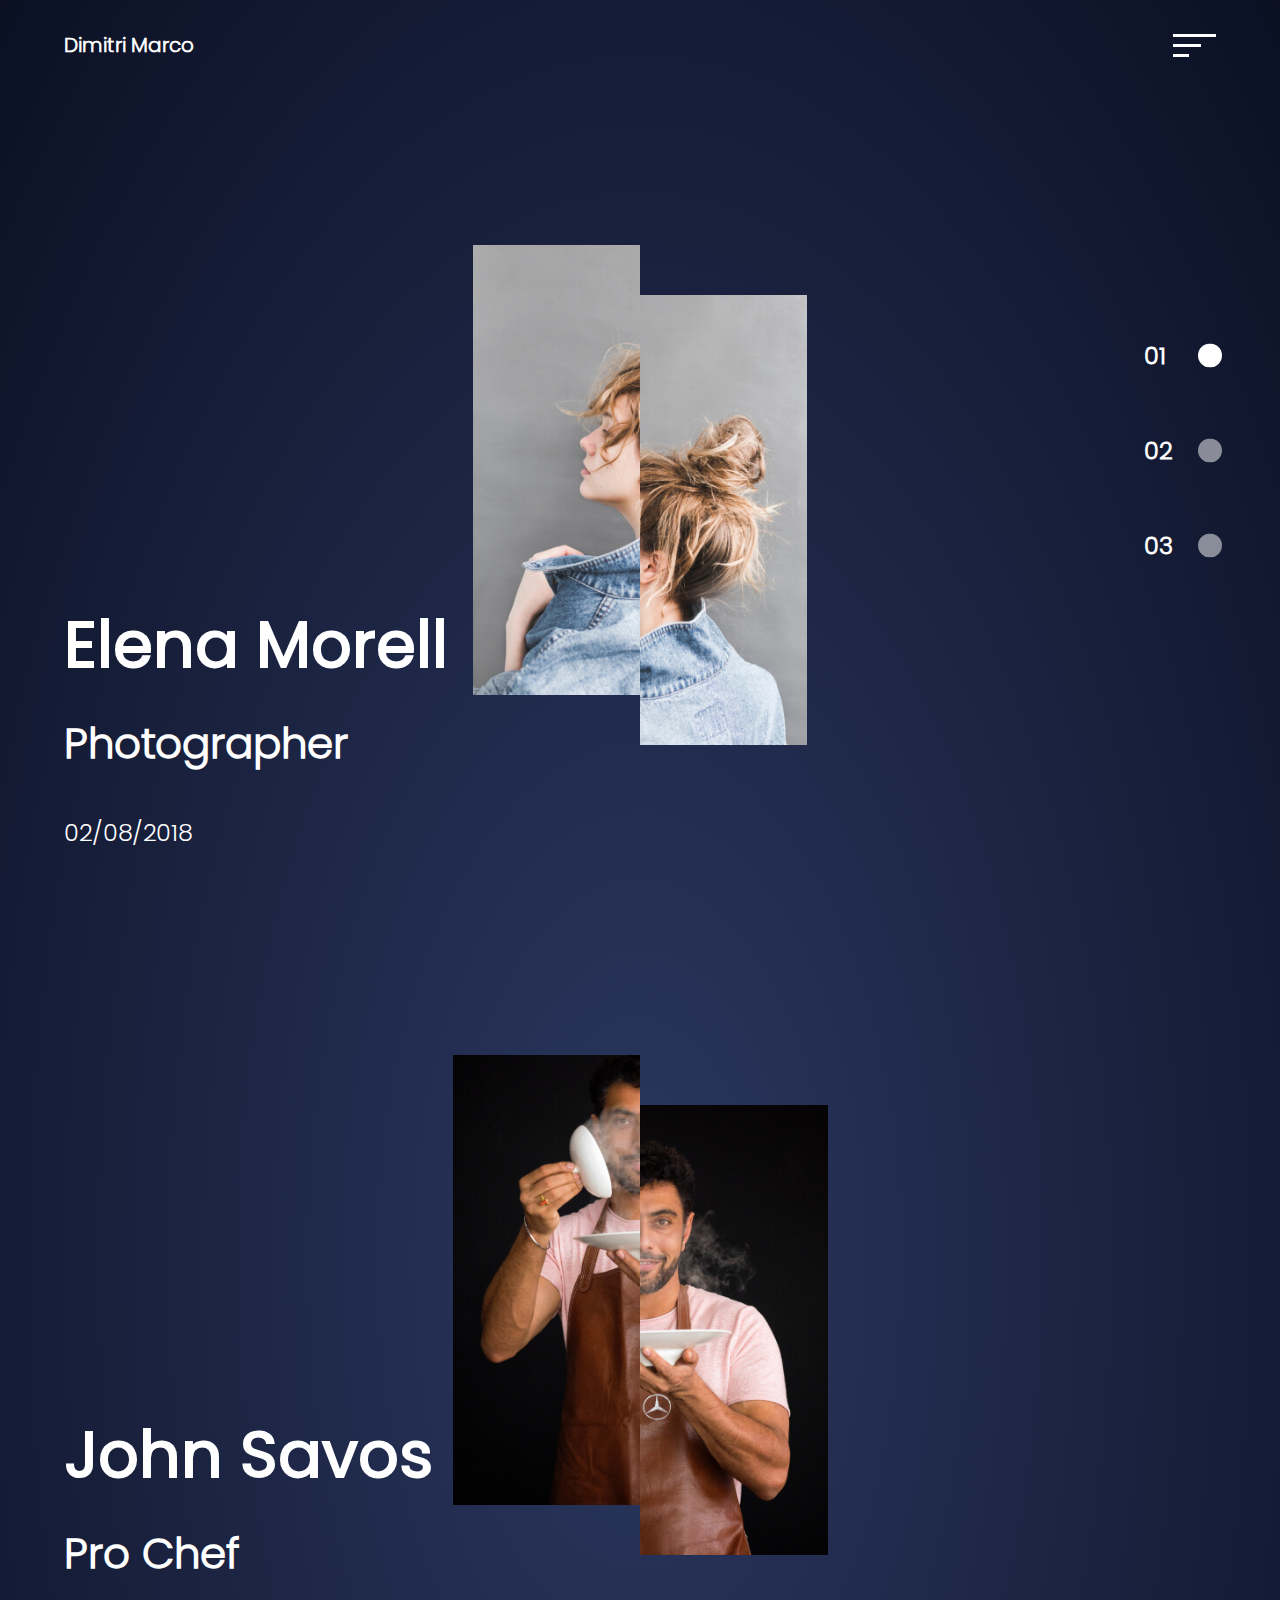
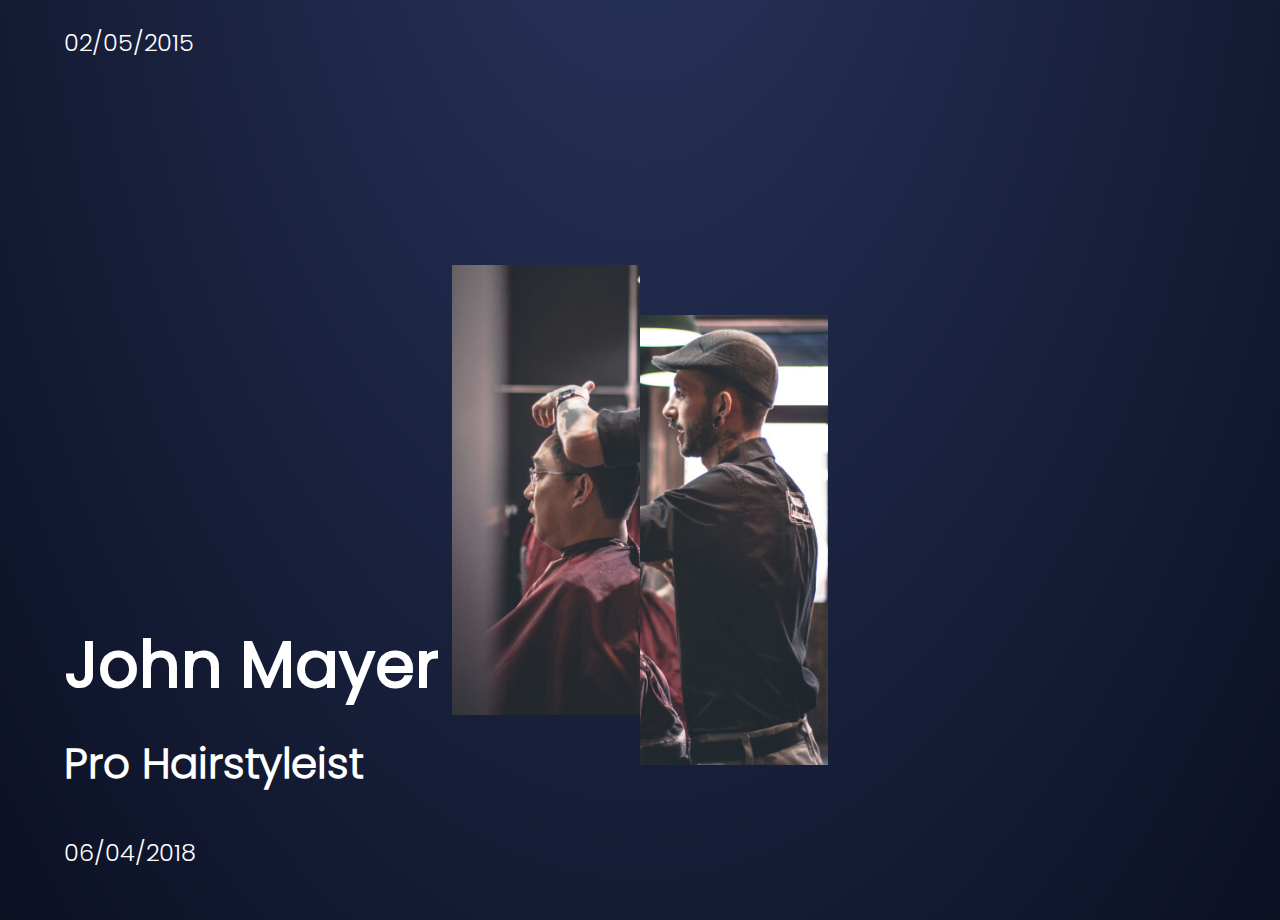
<file: index.html>
<!DOCTYPE html>
<html lang="en">
<head>
    <meta charset="UTF-8">
    <meta http-equiv="X-UA-Compatible" content="IE=edge">
    <meta name="viewport" content="width=device-width, initial-scale=1.0">
    <title>Dimitri Marco</title>
    <link rel="stylesheet" href="style.css">
</head>
<body>
    <div class="portofolio">
        <header>
            <nav>
                <h3 class="logo">Dimitri Marco</h3>
                <img src="./img/hamburger.svg" alt="burger">
            </nav>
            <main>
                <section class="page photographer">
                    <div class="details">
                        <h1>Elena Morell</h1>
                        <h2>Photographer</h2>
                        <p>02/08/2018</p>
                    </div>
                    <div class="hero">
                        <img class="model-left" src="./img/model-left.jpg" alt="model left">
                        <img class="model-right" src="./img/model-right.jpg" alt="model right">
                    </div>
                </section>
                <section class="page chef">
                    <div class="details">
                        <h1>John Savos</h1>
                        <h2>Pro Chef</h2>
                        <p>02/05/2015</p>
                    </div>
                    <div class="hero">
                        <img class="model-left" src="./img/chef-left.jpg" alt="chef left">
                        <img class="model-right" src="./img/chef-right.jpg" alt="chef right">
                    </div>
                </section>
                <section class="page hairstyle">
                    <div class="details">
                        <h1>John Mayer</h1>
                        <h2>Pro Hairstyleist</h2>
                        <p>06/04/2018</p>
                    </div>
                    <div class="hero">
                        <img class="model-left" src="./img/hair-left.jpg" alt="hair left">
                        <img class="model-right" src="./img/hair-right.jpg" alt="hair right">
                    </div>
                </section>
                <div class="pages">
                    <div class="page-1">
                        <h3>01</h3>
                        <svg class="slide active" width="12" height="12" viewBox="0 0 12 12" fill="none" xmlns="http://www.w3.org/2000/svg">
                            <circle cx="6" cy="6" r="6" fill="white"/>
                            </svg>
                    </div>
                    <div class="page-2">
                        <h3>02</h3>
                        <svg class="slide" width="12" height="12" viewBox="0 0 12 12" fill="none" xmlns="http://www.w3.org/2000/svg">
                            <circle cx="6" cy="6" r="6" fill="white"/>
                            </svg>
                    </div>
                    <div class="page-3">
                        <h3>03</h3>
                        <svg class="slide" width="12" height="12" viewBox="0 0 12 12" fill="none" xmlns="http://www.w3.org/2000/svg">
                            <circle cx="6" cy="6" r="6" fill="white"/>
                            </svg>
                    </div>
                </div>
            </main>
        </header>
    </div>
</body>
</html>
</file>
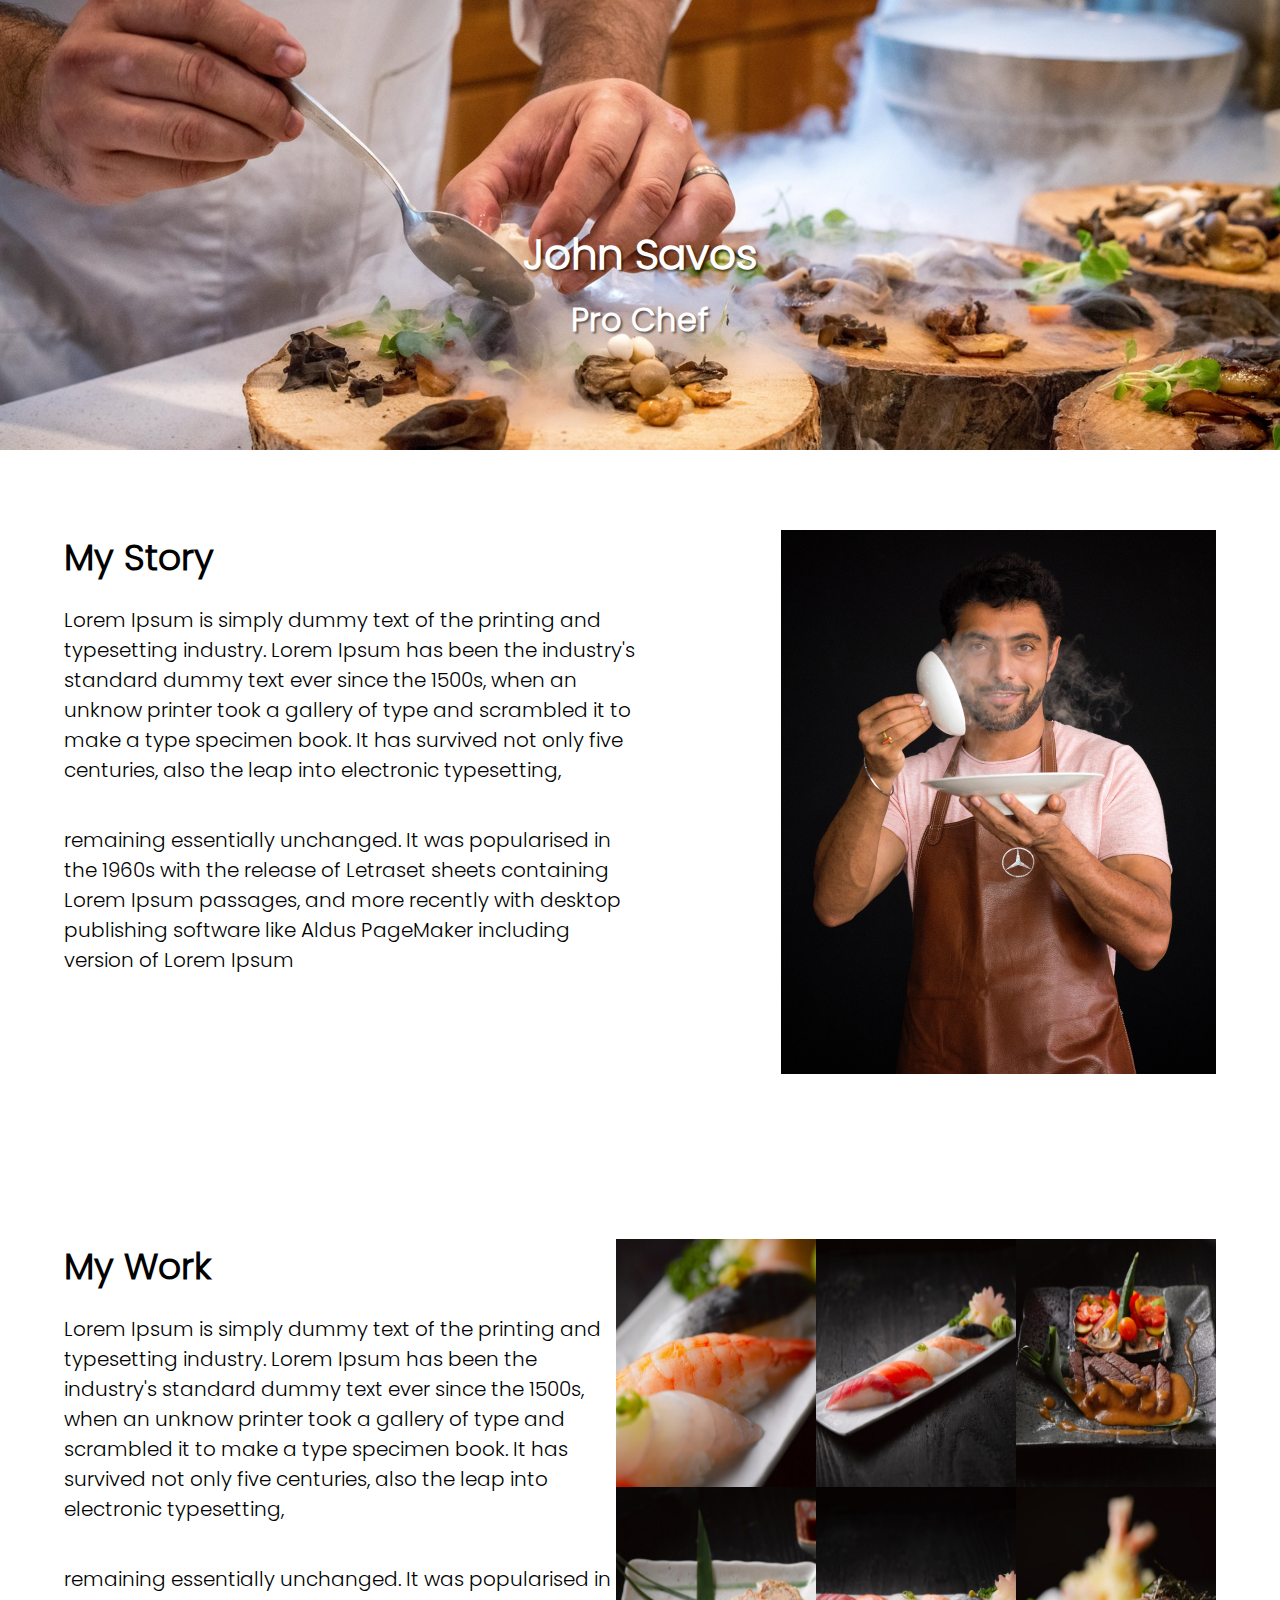
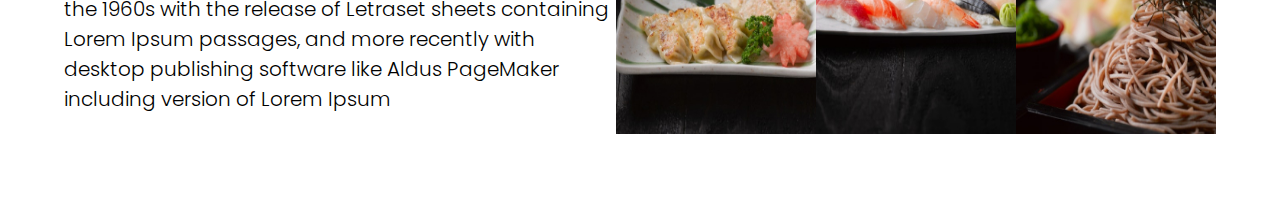
<file: chef.html>
<!DOCTYPE html>
<html lang="en">
<head>
    <meta charset="UTF-8">
    <meta http-equiv="X-UA-Compatible" content="IE=edge">
    <meta name="viewport" content="width=device-width, initial-scale=1.0">
    <link rel="stylesheet" href="style.css">
    <title>John Savos</title>
</head>
<body>
    <main>
        <div class="wrapper">
            <img src="./img/chef-bg.jpg" alt="chef">
            <div class="author2">
                <h1>John Savos</h1>
                <h3>Pro Chef</h3>
            </div>
        </div>
        <div class="wrapper-story">
            <div class="wrapper-story-description">
                <h3>My Story</h3>
                <p>Lorem Ipsum is simply dummy text of the printing and typesetting
                    industry. Lorem Ipsum has been the industry's standard dummy text 
                    ever since the 1500s, when an unknow printer took a gallery of type 
                    and scrambled it to make a type specimen book. It has survived not 
                    only five centuries, also the leap into electronic typesetting,
                </p>
                <p>
                    remaining essentially unchanged. It was popularised in the 1960s
                    with the release of Letraset sheets containing Lorem Ipsum passages,
                    and more recently with desktop publishing software like Aldus
                    PageMaker including version of Lorem Ipsum
                </p>
            </div>
            <div class="profile2">
            <img src="./img/chef-profile.jpg" alt="profile">
            </div>
        </div>
        <div class="wrapper-work">
            <div class="wrapper-work-description">
                <h3>My Work</h3>
                <p>Lorem Ipsum is simply dummy text of the printing and typesetting
                    industry. Lorem Ipsum has been the industry's standard dummy text 
                    ever since the 1500s, when an unknow printer took a gallery of type 
                    and scrambled it to make a type specimen book. It has survived not 
                    only five centuries, also the leap into electronic typesetting,
                </p>
                <p>
                    remaining essentially unchanged. It was popularised in the 1960s
                    with the release of Letraset sheets containing Lorem Ipsum passages,
                    and more recently with desktop publishing software like Aldus
                    PageMaker including version of Lorem Ipsum
                </p>
            </div>
            <div class="wrapper-gallery">
                <img src="./img/chef-gallery-1.jpg" alt="1">
                <img src="./img/chef-gallery-2.jpg" alt="2">
                <img src="./img/chef-gallery-3.jpg" alt="3">
                <img src="./img/chef-gallery-4.jpg" alt="4">
                <img src="./img/chef-gallery-5.jpg" alt="5">
                <img src="./img/chef-gallery-6.jpg" alt="6">
            </div>
        </div>
    </main>
</body>
</html>
</file>
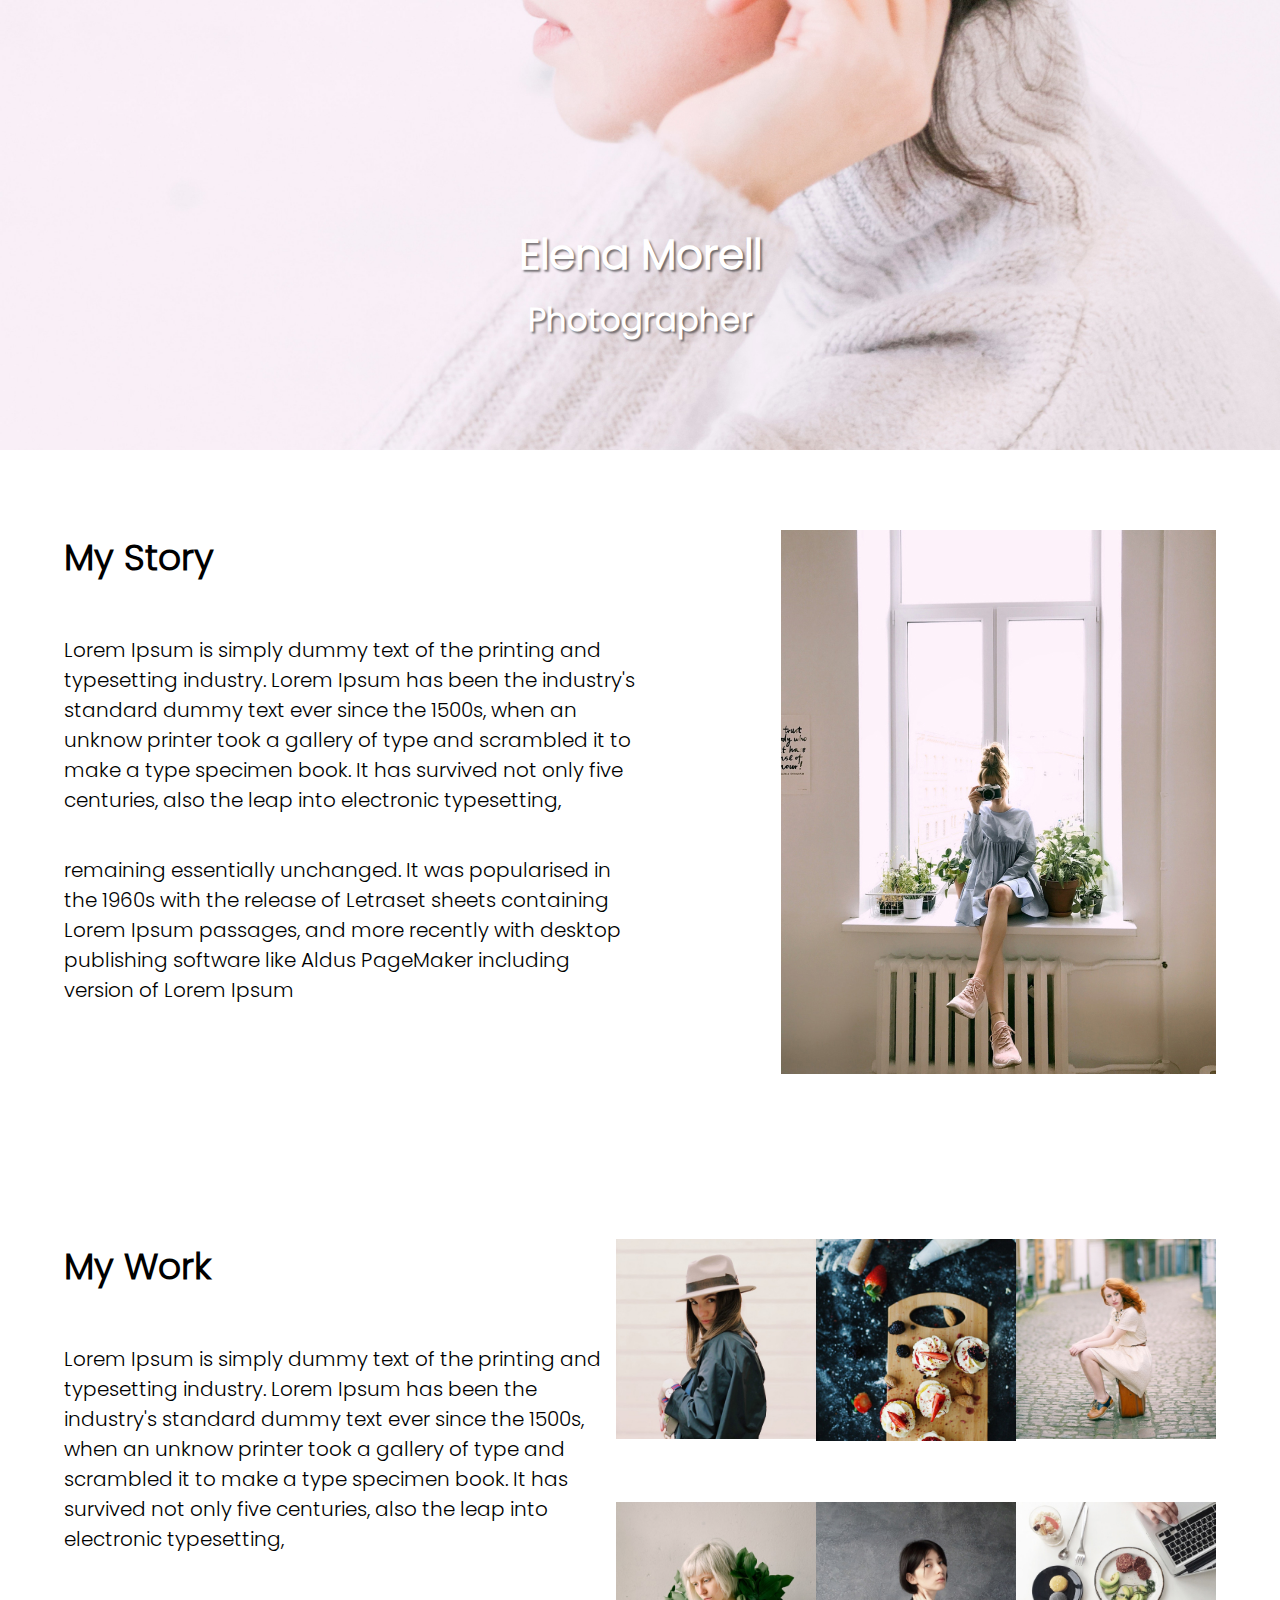
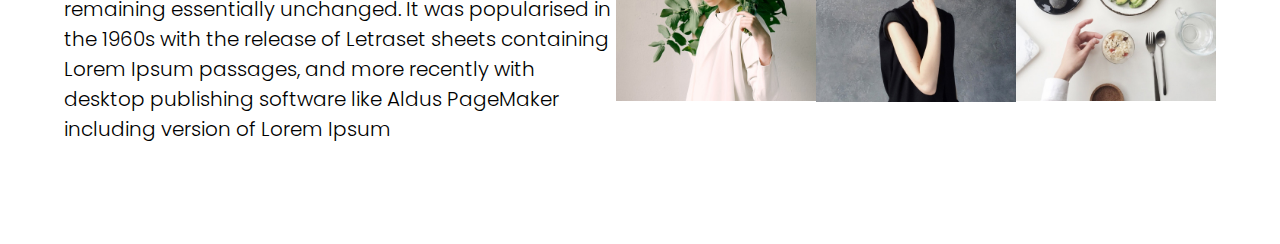
<file: photo.html>
<!DOCTYPE html>
<html lang="en">
<head>
    <meta charset="UTF-8">
    <meta http-equiv="X-UA-Compatible" content="IE=edge">
    <meta name="viewport" content="width=device-width, initial-scale=1.0">
    <link rel="stylesheet" href="style.css">
    <title>Elena Morell</title>
</head>
<body>
    <main>
        <div class="banner">
            <img src="./img/photo-bg.jpg" alt="photo">
            <div class="author">
                <h1>Elena Morell</h1>
                <h3>Photographer</h3>
            </div>
        </div>
        <div class="story">
            <div class="story-description">
                <h3>My Story</h3>
                <p>Lorem Ipsum is simply dummy text of the printing and typesetting
                    industry. Lorem Ipsum has been the industry's standard dummy text 
                    ever since the 1500s, when an unknow printer took a gallery of type 
                    and scrambled it to make a type specimen book. It has survived not 
                    only five centuries, also the leap into electronic typesetting,
                </p>
                <p>
                    remaining essentially unchanged. It was popularised in the 1960s
                    with the release of Letraset sheets containing Lorem Ipsum passages,
                    and more recently with desktop publishing software like Aldus
                    PageMaker including version of Lorem Ipsum
                </p>
            </div>
            <div class="profile">
                <img src="./img/photo-profile.jpg" alt="photo-profile">
            </div>
        </div>
        <div class="my-work">
            <div class="work-description">
                <h3>My Work</h3>
                <p>Lorem Ipsum is simply dummy text of the printing and typesetting
                    industry. Lorem Ipsum has been the industry's standard dummy text 
                    ever since the 1500s, when an unknow printer took a gallery of type 
                    and scrambled it to make a type specimen book. It has survived not 
                    only five centuries, also the leap into electronic typesetting,
                </p>
                <p>
                    remaining essentially unchanged. It was popularised in the 1960s
                    with the release of Letraset sheets containing Lorem Ipsum passages,
                    and more recently with desktop publishing software like Aldus
                    PageMaker including version of Lorem Ipsum
                </p>
            </div>
            <div class="work-gallery">
                <img src="./img/photo-gallery-1.jpg" alt="1">
                <img src="./img/photo-gallery-2.jpg" alt="2">
                <img src="./img/photo-gallery-3.jpg" alt="3">
                <img src="./img/photo-gallery-4.jpg" alt="4">
                <img src="./img/photo-gallery-5.jpg" alt="5">
                <img src="./img/photo-gallery-6.jpg" alt="6">
            </div>
        </div>
    </main>
</body>
</html>
</file>
<file: style.css>
*{
    margin: 0;
    padding: 0;
    box-sizing:border-box;
}

@font-face{
    font-family: PopLight;
    src: url('./Fonts/Poppins-Light.ttf');
}
@font-face{
    font-family: PopRegular;
    src: url('./Fonts/Poppins-Regular.ttf');
}
html{
    font-size: 62.5%;
}

body{
    font-family: PopLight;
}
.portofolio{
    color: white;
    background: radial-gradient(rgba(43,55,96,1), rgba(11,16,35,1));
}
nav{
    min-height: 10vh;
    width: 90%;
    margin: auto;
    display: flex;
    justify-content: space-between;
    align-items: center;
    padding: 2rem 0rem;
}
.logo{
    font-size: 2rem;
}
.page{
    min-height: 90vh;
    display: grid;
    grid-template-columns: 5% 1fr 1fr 1fr 5%;
}
.hero{
    overflow: hidden;
    height: 50rem;
    align-self: center;
    justify-self: center;
    display: flex;
}
.hero img{
    height: 50rem;
    transition: transform 0.3s ease-out;
    cursor: pointer;
}
.model-right{
    transform: translate(0%,10%);
}
.model-left{
    transform: translate(0%, -10%);
}
.hero:hover .model-right{
    transform: translate(0%,0%);
}
.hero:hover .model-left{
    transform: translate(0%,0%);
}
.details{
    grid-column: 2/3;
    align-self: end;
}
.details h1{
    font-size: 6.4rem;
    font-family: PopRegular;
}
.details h2{
    font-size: 4.2rem;
    padding: 2rem 0rem;
}
.details p{
    font-size: 2.4rem;
    padding: 2rem 0rem 5rem 0rem;
}
.pages{
    position: absolute;
    right: 5%;
    top: 50%;
    transform: translateY(-50%);
}
.pages > div{
    display: flex;
    align-items: center;
    justify-content: space-between;
}
.pages h3{
    font-size: 2.4rem;
    padding: 3rem;
}
.pages svg{
    cursor: pointer;
    opacity: 0.5;
    transform: scale(2);
}
.pages svg:hover{
    animation: dot 0.5s ease-in-out infinite alternate;
}
.pages svg.active{
    opacity: 1;
}
@keyframes dot{
    0%{
        transform: scale(2);
    }
    100%{
        transform: scale(4);
    }
}

.banner{
    height: 50vh;
    width: 100%;
    position: relative;
}
.banner img{
    height: 100%;
    width: 100%;
    object-fit: cover;
    object-position: top;
}
.author{
    position: absolute;
    top: 70%;
    left: 50%;
    transform: translate(-50%, -70%);
    color: white;
    text-shadow: 2px 2px 2px rgba(0,0,0,0.5);
    text-align: center;
}
.author h1{
    font-size: 4.2rem;
}
.author h3{
    padding: 1rem 0rem;
    font-size: 3.2rem;
}

.story,.my-work{
display: flex;
justify-content: space-between;
width: 90%;
margin: auto;
padding: 8rem 0rem;
}
.story-description,.work-description{
    width: 50%;
}
.story-description h3,.work-description h3{
    font-size: 3.6rem;
    padding-bottom: 3rem;
}
.story-description p,.work-description p{
    font-size: 2rem;
    padding: 2rem 0rem;
}
.work-gallery{
    display: grid;
    grid-template-columns: repeat(3, 20rem);
}
.work-gallery img{
    width: 100%;
}

.wrapper{
    height: 50vh;
    width: 100%;
    position: relative;
}
.wrapper img{
    height: 100%;
    width: 100%;
    object-fit: cover;
}
.author2{
    position:absolute;
    top: 70%;
    left: 50%;
    transform: translate(-50%, -70%);
    color: white;
    text-shadow: 2px 2px 2px rgb(0,0,0,0.5);
    text-align: center;
}
.author2 h1{
    font-size:4.2rem;
}
.author2 h3{
    padding: 1rem 0rem;
    font-size: 3.2rem;
}
.wrapper-story,.wrapper-work{
    display: flex;
    justify-content: space-between;
    width: 90%;
    margin: auto;
    padding: 8rem 0rem;
}
.wrapper-story-description,.wrapper-work-description{
    width: 50%;
}
.wrapper-story-description h3,
.wrapper-work-description h3{
    font-size: 3.6rem;
}
.wrapper-story-description p,
.wrapper-work-description p{
    font-size: 2rem;
    padding: 2rem 0rem;
}
.wrapper-gallery{
    display:grid;
    grid-template-columns: repeat(3, 20rem);
}
.wrapper-gallery img{
    width: 100%;
    height: 100%;
}

@media (max-width: 1024px){
    .page{
    grid-template-columns: 5% 1fr 5%;
    grid-template-rows: 2fr 1fr;
    align-items: center;
    }
    .hero{
        grid-column: 2/3;
        height: auto;
    }
    .hero img{
        height: 500px;
    }
    .details{
        grid-row: 2/3;
        grid-column: 2/3;
        text-align: center;

    }
    .details h1{
        font-size: 4.8rem;
    }
    .details h2{
        font-size: 3.8rem;
    }
   
    .story-description,.work-description{
        width: 100%;
    }
    .work-gallery{
        display: grid;
        grid-template-columns: repeat(auto-fit, minmax(250px, 1fr));
    }
    .profile{
        padding: 3rem;
        text-align: center;
    }
    .story,.my-work{
        flex-direction: column;
    }
    .wrapper-story,
    .wrapper-work{
        flex-direction: column;
    }
    .wrapper-story-description,
    .wrapper-work-description{
        width: 100%;
    }
    .profile2{
        padding: 3rem;
        text-align: center;
    }
    .wrapper-gallery{
        display: grid;
        grid-template-columns: repeat(auto-fit, minmax(250px, 1fr));
    }
}
</file>
